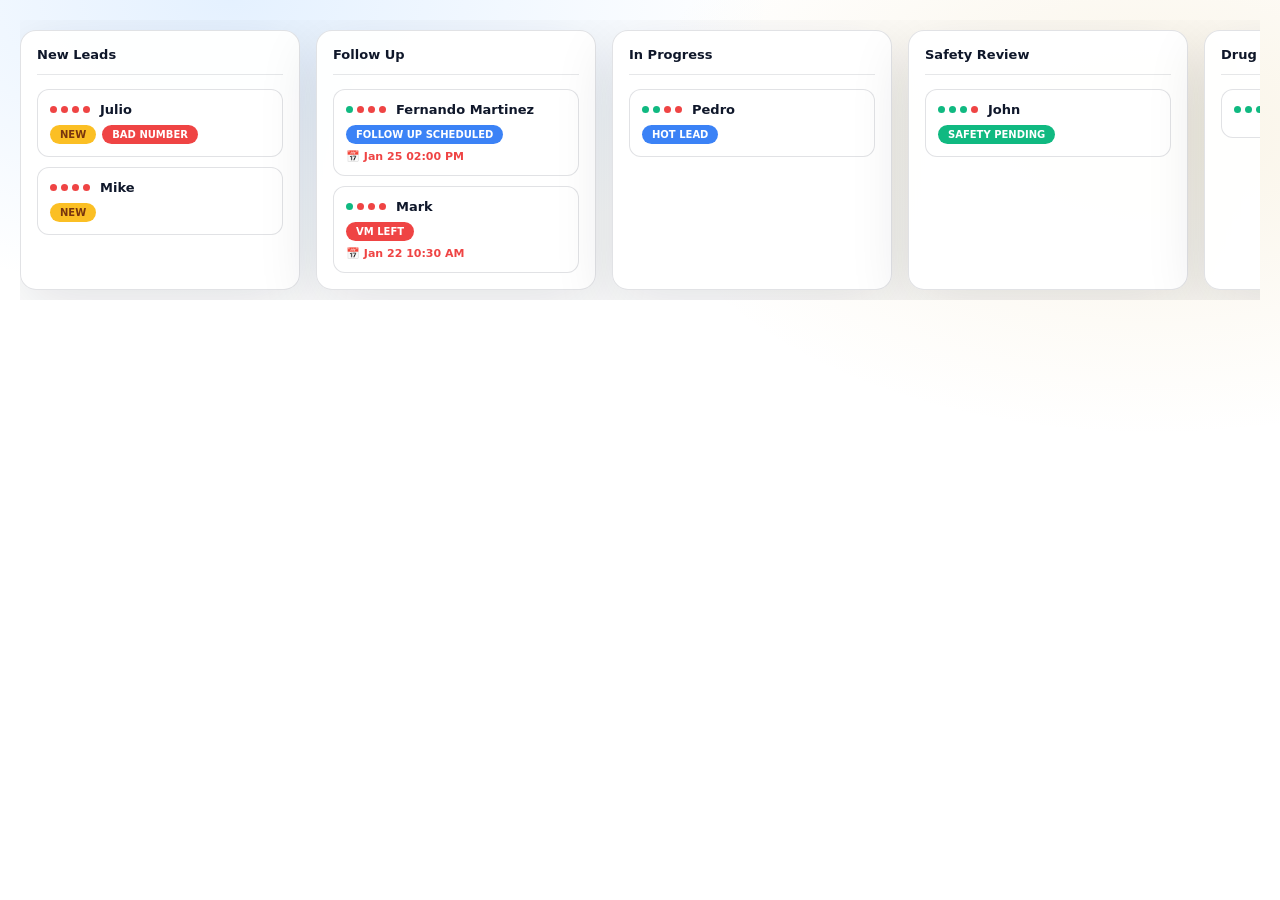
<file: recruiting.html>
<!doctype html>
<html lang="en">

<head>
    <meta charset="utf-8" />
    <meta name="viewport" content="width=device-width,initial-scale=1" />
    <title>Hanse - Recruiting Board</title>
    <style>
        :root {
            --bg: #ffffff;
            --surface: #ffffff;
            --line: rgba(15, 23, 42, .10);
            --text: #0b1220;
            --muted: #64748b;
            --navy: #0f172a;
            --blue: #2f5ea9;
            --radius: 16px;
            --shadow-sm: 0 6px 18px rgba(15, 23, 42, .08);
            --shadow-md: 0 18px 60px rgba(15, 23, 42, .12);
        }

        * {
            box-sizing: border-box;
            margin: 0;
            padding: 0
        }

        body {
            font-family: ui-sans-serif, system-ui, -apple-system, Segoe UI, Roboto, sans-serif;
            background: radial-gradient(900px 500px at 18% 0%, rgba(90, 167, 255, .16), transparent 60%),
                radial-gradient(900px 520px at 90% 15%, rgba(212, 165, 58, .12), transparent 58%),
                var(--bg);
            color: var(--text);
            padding: 20px;
            min-height: 100vh;
        }

        .recruiting-board {
            max-width: 100%;
            overflow-x: auto;
            padding: 10px 0;
        }

        .funnel {
            display: flex;
            gap: 16px;
            min-width: min-content;
        }

        .column {
            width: 280px;
            background: rgba(255, 255, 255, .95);
            border-radius: 16px;
            border: 1px solid rgba(15, 23, 42, .12);
            box-shadow: var(--shadow-md);
            padding: 16px;
            display: flex;
            flex-direction: column;
            max-height: calc(100vh - 60px);
        }

        .column-title {
            font-weight: 700;
            font-size: 13px;
            color: var(--navy);
            margin-bottom: 14px;
            padding-bottom: 12px;
            border-bottom: 1px solid rgba(15, 23, 42, .10);
        }

        .cards {
            flex: 1;
            overflow-y: auto;
            display: flex;
            flex-direction: column;
            gap: 10px;
        }

        .cards::-webkit-scrollbar {
            width: 5px
        }

        .cards::-webkit-scrollbar-thumb {
            background: rgba(15, 23, 42, .20);
            border-radius: 3px
        }

        .lead-card {
            background: var(--surface);
            border: 1px solid rgba(15, 23, 42, .12);
            border-radius: 12px;
            padding: 12px;
            cursor: grab;
            transition: transform .12s, box-shadow .18s, border-color .18s;
        }

        .lead-card:hover {
            transform: translateY(-2px);
            box-shadow: 0 8px 20px rgba(0, 0, 0, .10);
            border-color: rgba(47, 94, 169, .35);
        }

        .lead-card.dragging {
            opacity: 0.5
        }

        .lead-header {
            display: flex;
            align-items: center;
            gap: 10px;
            margin-bottom: 8px;
        }

        .status-dots {
            display: flex;
            gap: 4px;
        }

        .dot {
            width: 7px;
            height: 7px;
            border-radius: 50%;
            background: #ef4444;
            transition: background .3s;
        }

        .dot.complete {
            background: #10b981
        }

        .lead-name {
            font-weight: 700;
            font-size: 13px;
            color: var(--navy);
            flex: 1;
        }

        .tags {
            display: flex;
            flex-wrap: wrap;
            gap: 6px;
            margin-top: 6px;
        }

        .tag {
            padding: 4px 10px;
            border-radius: 10px;
            font-size: 10px;
            font-weight: 600;
            text-transform: uppercase;
        }

        .tag.yellow {
            background: #fbbf24;
            color: #78350f
        }

        .tag.red {
            background: #ef4444;
            color: #fff
        }

        .tag.blue {
            background: #3b82f6;
            color: #fff
        }

        .tag.green {
            background: #10b981;
            color: #fff
        }

        .meta {
            margin-top: 6px;
            font-size: 11px;
            color: var(--muted);
        }

        .meta.overdue {
            color: #ef4444;
            font-weight: 600
        }

        /* Modal */
        .modal-backdrop {
            display: none;
            position: fixed;
            inset: 0;
            background: rgba(15, 23, 42, .35);
            backdrop-filter: blur(8px);
            z-index: 100;
            align-items: center;
            justify-content: center;
        }

        .modal-backdrop.open {
            display: flex
        }

        .modal {
            width: 90%;
            max-width: 1300px;
            height: 90vh;
            background: var(--surface);
            border-radius: 20px;
            box-shadow: 0 25px 100px rgba(0, 0, 0, .30);
            display: grid;
            grid-template-columns: 1fr 400px;
            overflow: hidden;
            transform: scale(0.9);
            opacity: 0;
            transition: transform .3s, opacity .3s;
        }

        .modal-backdrop.open .modal {
            transform: scale(1);
            opacity: 1;
        }

        .modal-left {
            padding: 28px 32px;
            overflow-y: auto;
        }

        .modal-header {
            display: flex;
            justify-content: space-between;
            align-items: center;
            margin-bottom: 20px;
            padding-bottom: 16px;
            border-bottom: 1px solid rgba(15, 23, 42, .10);
        }

        .modal-title {
            font-size: 20px;
            font-weight: 800;
            color: var(--navy);
        }

        .close-btn {
            background: rgba(15, 23, 42, .06);
            border: 1px solid rgba(15, 23, 42, .10);
            width: 36px;
            height: 36px;
            border-radius: 10px;
            display: grid;
            place-items: center;
            cursor: pointer;
            font-size: 18px;
            transition: background .2s;
        }

        .close-btn:hover {
            background: rgba(15, 23, 42, .12)
        }

        .top-actions {
            display: flex;
            gap: 12px;
            margin-bottom: 24px;
            padding-bottom: 20px;
            border-bottom: 1px solid rgba(15, 23, 42, .08);
        }

        .action-tag {
            padding: 8px 16px;
            border-radius: 10px;
            font-size: 12px;
            font-weight: 600;
            cursor: pointer;
            border: 1px solid rgba(15, 23, 42, .12);
            background: rgba(255, 255, 255, .9);
            transition: background .2s;
        }

        .action-tag:hover {
            background: rgba(47, 94, 169, .08)
        }

        .field {
            margin-bottom: 16px;
        }

        .field-label {
            font-size: 11px;
            font-weight: 700;
            color: var(--muted);
            text-transform: uppercase;
            letter-spacing: 0.5px;
            margin-bottom: 6px;
        }

        .field-input,
        .field-select,
        .field-textarea {
            width: 100%;
            padding: 10px 12px;
            border: 1px solid rgba(15, 23, 42, .12);
            border-radius: 10px;
            font-size: 14px;
            background: rgba(15, 23, 42, .02);
            color: var(--text);
            font-family: inherit;
            transition: border-color .2s;
        }

        .field-input:focus,
        .field-select:focus,
        .field-textarea:focus {
            outline: none;
            border-color: rgba(47, 94, 169, .45);
            background: rgba(47, 94, 169, .04);
        }

        .field-textarea {
            resize: vertical;
            min-height: 60px
        }

        .field-row {
            display: grid;
            grid-template-columns: 1fr 1fr;
            gap: 14px;
        }

        .section-title {
            font-size: 12px;
            font-weight: 800;
            color: var(--navy);
            text-transform: uppercase;
            letter-spacing: 0.8px;
            margin: 24px 0 14px;
            padding-top: 20px;
            border-top: 1px solid rgba(15, 23, 42, .08);
        }

        .modal-right {
            background: rgba(30, 35, 48, .98);
            display: flex;
            flex-direction: column;
            border-left: 1px solid rgba(15, 23, 42, .12);
        }

        .chat-header {
            padding: 24px;
            border-bottom: 1px solid rgba(255, 255, 255, .08);
        }

        .chat-title {
            color: rgba(255, 255, 255, .95);
            font-weight: 700;
            font-size: 13px;
            text-transform: uppercase;
            letter-spacing: 1px;
        }

        .chat-messages {
            flex: 1;
            padding: 24px;
            display: flex;
            align-items: center;
            justify-content: center;
            flex-direction: column;
            gap: 12px;
        }

        .chat-icon {
            font-size: 52px;
            filter: drop-shadow(0 4px 12px rgba(90, 167, 255, .3));
        }

        .chat-prompt {
            font-size: 18px;
            font-weight: 600;
            color: #5aa7ff;
        }

        .chat-input-area {
            padding: 20px;
            border-top: 1px solid rgba(255, 255, 255, .08);
            display: flex;
            gap: 12px;
        }

        .chat-input {
            flex: 1;
            padding: 12px 16px;
            border: 1px solid rgba(255, 255, 255, .12);
            background: rgba(255, 255, 255, .08);
            border-radius: 10px;
            color: rgba(255, 255, 255, .95);
            font-size: 13px;
        }

        .chat-input::placeholder {
            color: rgba(255, 255, 255, .45)
        }

        .chat-send {
            color: #5aa7ff;
            font-size: 22px;
            cursor: pointer;
            transition: transform .2s;
        }

        .chat-send:hover {
            transform: scale(1.1)
        }

        .column.drag-over {
            background: rgba(90, 167, 255, .12);
            border-color: rgba(90, 167, 255, .45);
        }

        /* New Styles for Demo UI */
        .collapsible-section {
            border: 1px solid rgba(15, 23, 42, .08);
            border-radius: 12px;
            margin-bottom: 16px;
            background: #fafafa;
            overflow: hidden;
        }
        .collapsible-header {
            padding: 14px 16px;
            font-size: 13px;
            font-weight: 800;
            color: var(--navy);
            text-transform: uppercase;
            letter-spacing: 0.8px;
            display: flex;
            justify-content: space-between;
            align-items: center;
            cursor: pointer;
            background: var(--surface);
            border-bottom: 1px solid transparent;
            transition: background .2s, border-color .2s;
        }
        .collapsible-header:hover {
            background: #f1f5f9;
        }
        .collapsible-content {
            padding: 16px;
            display: none;
            background: var(--surface);
            border-top: 1px solid rgba(15, 23, 42, .08);
        }
        .collapsible-section.open .collapsible-content {
            display: block;
        }
        .collapsible-section.open .collapsible-header {
            border-bottom-color: rgba(15, 23, 42, .08);
        }

        .dnd-grid {
            display: grid;
            grid-template-columns: repeat(auto-fit, minmax(140px, 1fr));
            gap: 12px;
            margin-bottom: 16px;
        }
        .dnd-zone {
            border: 2px dashed rgba(15, 23, 42, .2);
            border-radius: 12px;
            padding: 20px 10px;
            text-align: center;
            cursor: pointer;
            transition: all .2s;
            background: #fafafa;
            display: flex;
            flex-direction: column;
            align-items: center;
            justify-content: center;
            min-height: 100px;
        }
        .dnd-zone:hover, .dnd-zone.dragover {
            border-color: var(--blue);
            background: rgba(47, 94, 169, .05);
        }
        .dnd-icon {
            font-size: 20px;
            margin-bottom: 6px;
            color: var(--muted);
        }
        .dnd-text {
            font-size: 11px;
            font-weight: 600;
            color: var(--navy);
        }

        .cdl-bracket {
            border: 2px dashed rgba(15, 23, 42, .2);
            border-radius: 16px;
            padding: 16px;
            position: relative;
            transition: all .2s;
            margin-bottom: 16px;
            background: rgba(15, 23, 42, .02);
        }
        .cdl-bracket.dragover {
            background: var(--surface);
            border-color: var(--blue);
            box-shadow: 0 0 0 4px rgba(47, 94, 169, .1);
        }
        .cdl-bracket.dragover::after {
            content: 'DROP FILES HERE';
            position: absolute;
            inset: 0;
            background: rgba(255, 255, 255, 0.95);
            display: flex;
            align-items: center;
            justify-content: center;
            font-size: 20px;
            font-weight: 800;
            color: var(--blue);
            border-radius: 14px;
            z-index: 10;
        }

        .nav-arrows {
            display: flex;
            gap: 8px;
            align-items: center;
        }
        .nav-btn {
            background: rgba(15, 23, 42, .06);
            border: 1px solid rgba(15, 23, 42, .10);
            width: 36px;
            height: 36px;
            border-radius: 10px;
            display: grid;
            place-items: center;
            cursor: pointer;
            font-size: 16px;
            transition: background .2s;
            color: var(--navy);
        }
        .nav-btn:hover {
            background: rgba(15, 23, 42, .12);
        }
        .nav-btn:disabled {
            opacity: 0.3;
            cursor: not-allowed;
        }

        .tag.purple { background: #8b5cf6; color: #fff; }
        .tag.teal { background: #14b8a6; color: #fff; }

        .form-grid-3 {
            display: grid;
            grid-template-columns: 1fr 1fr 1fr;
            gap: 14px;
            margin-bottom: 14px;
        }
        .form-grid-2 {
            display: grid;
            grid-template-columns: 1fr 1fr;
            gap: 14px;
            margin-bottom: 14px;
        }

        .copy-btn {
            padding: 8px 12px;
            border-radius: 8px;
            background: var(--blue);
            color: white;
            font-size: 12px;
            font-weight: bold;
            cursor: pointer;
            border: none;
            margin-top: 10px;
            display: flex;
            align-items: center;
            gap: 6px;
        }
        .copy-btn:hover {
            opacity: 0.9;
        }
        .master-forms-btn {
            width: 100%;
            padding: 14px;
            border-radius: 10px;
            background: var(--navy);
            color: white;
            font-weight: 600;
            text-align: center;
            cursor: pointer;
            margin-top: 16px;
            border: none;
            transition: opacity .2s;
        }
        .master-forms-btn:hover {
            opacity: 0.9;
        }
        
        .header-actions {
            display: flex;
            gap: 12px;
            align-items: center;
        }
    </style>
</head>

<body>

    <div class="recruiting-board">
        <div class="funnel" id="funnel"></div>
    </div>

    <div class="modal-backdrop" id="modalBackdrop">
        <div class="modal">
            <div class="modal-left">
                <div class="modal-header">
                    <div class="modal-title">Lead Details</div>
                    <div class="header-actions">
                        <div class="nav-arrows">
                            <button class="nav-btn" id="prevLeadBtn" title="Previous Lead">←</button>
                            <button class="nav-btn" id="nextLeadBtn" title="Next Lead">→</button>
                        </div>
                        <div class="close-btn" id="closeBtn">✕</div>
                    </div>
                </div>

                <div class="top-actions">
                    <div class="action-tag">👤 Assign</div>
                    <div class="action-tag">📅 Due date</div>
                    <div class="action-tag">➡️ Drug test pending / Driv...</div>
                    <div class="action-tag">#️⃣ Tags</div>
                </div>

                <div id="modalContent"></div>
            </div>

            <div class="modal-right">
                <div class="chat-header">
                    <div class="chat-title">CHAT & ACTIVITY</div>
                </div>
                <div class="chat-messages">
                    <div class="chat-icon">😊</div>
                    <div class="chat-prompt">Let's Discuss?</div>
                </div>
                <div class="chat-input-area">
                    <input type="text" class="chat-input" placeholder="Add a comment...">
                    <div class="chat-send">➤</div>
                </div>
            </div>
        </div>
    </div>

    <script>
        const columns = [
            { id: 'new-leads', title: 'New Leads' },
            { id: 'follow-up', title: 'Follow Up' },
            { id: 'in-progress', title: 'In Progress' },
            { id: 'safety-review', title: 'Safety Review' },
            { id: 'drug-test', title: 'Drug test pending / Driver Setup' },
            { id: 'driver-ready', title: 'Driver Ready' }
        ];

        const leads = [
            { id: 1, name: 'Julio', column: 'new-leads', tags: ['NEW', 'Bad Number'], dots: [0, 0, 0, 0], email: 'julio@example.com', phone: '+1 234 567 8900', category: 'Independent Contractor', homeTown: 'Houston, TX', experience: '3', mileage: '2500', frequency: 'Once per week', certs: 'Hazmat, Tanker', quote: '$85,000/year', license: '', medical: '', ssn: '', truckMake: 'Freightliner', truckModel: 'Cascadia', truckYear: '2020', truckMileage: '125000', dotInspection: '2025-06-15', registration: 'Valid', trailerMake: '', trailerModel: '', trailerYear: '', trailerDot: '', trailerReg: '', jobApp: '', mvr: '', clearinghouse: '', driverStatus: '', drugTest: '', driverSetup: '', equipment: '', method: '', liveSetup: '', fedex: '' },
            { id: 2, name: 'Mike', column: 'new-leads', tags: ['NEW'], dots: [0, 0, 0, 0], email: 'mike@example.com', phone: '+1 234 567 8901', category: 'Company Driver', homeTown: 'Dallas, TX', experience: '5', mileage: '3000', frequency: 'Every other week', certs: 'None', quote: '$72,000/year', license: '', medical: '', ssn: '', truckMake: '', truckModel: '', truckYear: '', truckMileage: '', dotInspection: '', registration: '', trailerMake: '', trailerModel: '', trailerYear: '', trailerDot: '', trailerReg: '', jobApp: '', mvr: '', clearinghouse: '', driverStatus: '', drugTest: '', driverSetup: '', equipment: '', method: '', liveSetup: '', fedex: '' },
            { id: 3, name: 'Fernando Martinez', column: 'follow-up', tags: ['Follow Up Scheduled'], dots: [1, 0, 0, 0], followUp: '2026-01-25 14:00', email: 'fernando@example.com', phone: '+1 555 123 4567', category: 'Independent Contractor', homeTown: 'San Antonio, TX', experience: '6+', mileage: '2800', frequency: 'Once per week', certs: 'Hazmat', quote: '$90,000/year', license: '', medical: '', ssn: '', truckMake: 'Peterbilt', truckModel: '579', truckYear: '2019', truckMileage: '180000', dotInspection: '2025-08-20', registration: 'Valid', trailerMake: '', trailerModel: '', trailerYear: '', trailerDot: '', trailerReg: '', jobApp: '', mvr: '', clearinghouse: '', driverStatus: '', drugTest: '', driverSetup: '', equipment: '', method: '', liveSetup: '', fedex: '' },
            { id: 4, name: 'Mark', column: 'follow-up', tags: ['VM Left'], dots: [1, 0, 0, 0], followUp: '2026-01-22 10:30', email: 'mark@example.com', phone: '+1 555 987 6543', category: 'Company Driver', homeTown: 'Austin, TX', experience: '2', mileage: '2200', frequency: 'Every day', certs: 'None', quote: '$68,000/year', license: '', medical: '', ssn: '', truckMake: '', truckModel: '', truckYear: '', truckMileage: '', dotInspection: '', registration: '', trailerMake: '', trailerModel: '', trailerYear: '', trailerDot: '', trailerReg: '', jobApp: '', mvr: '', clearinghouse: '', driverStatus: '', drugTest: '', driverSetup: '', equipment: '', method: '', liveSetup: '', fedex: '' },
            { id: 5, name: 'Pedro', column: 'in-progress', tags: ['Hot Lead'], dots: [1, 1, 0, 0], email: 'pedro@example.com', phone: '+1 555 111 2222', category: 'Independent Contractor', homeTown: 'Fort Worth, TX', experience: '5', mileage: '3200', frequency: 'Once per week', certs: 'Hazmat, Tanker', quote: '$95,000/year', license: '', medical: '', ssn: '', truckMake: 'Kenworth', truckModel: 'W900', truckYear: '2021', truckMileage: '95000', dotInspection: '2026-03-10', registration: 'Valid', trailerMake: '', trailerModel: '', trailerYear: '', trailerDot: '', trailerReg: '', jobApp: '', mvr: '', clearinghouse: '', driverStatus: '', drugTest: '', driverSetup: '', equipment: '', method: '', liveSetup: '', fedex: '' },
            { id: 6, name: 'John', column: 'safety-review', tags: ['Safety Pending'], dots: [1, 1, 1, 0], email: 'john@example.com', phone: '+1 555 999 0000', category: 'Independent Contractor', homeTown: 'Waco, TX', experience: '6+', mileage: '2900', frequency: 'Once per week', certs: 'Hazmat, Tanker', quote: '$92,000/year', license: '', medical: '', ssn: '', truckMake: 'Mack', truckModel: 'Anthem', truckYear: '2020', truckMileage: '140000', dotInspection: '2026-01-30', registration: 'Valid', trailerMake: '', trailerModel: '', trailerYear: '', trailerDot: '', trailerReg: '', jobApp: '', mvr: '', clearinghouse: '', driverStatus: '', drugTest: '', driverSetup: '', equipment: '', method: '', liveSetup: '', fedex: '' },
            { id: 7, name: 'Mark', column: 'drug-test', tags: [], dots: [1, 1, 1, 1], email: 'mark.a@example.com', phone: '+1 555 222 3333', category: 'Company Driver', homeTown: 'Tyler, TX', experience: '3', mileage: '2300', frequency: 'Every other week', certs: 'None', quote: '$71,000/year', license: '', medical: '', ssn: '', truckMake: '', truckModel: '', truckYear: '', truckMileage: '', dotInspection: '', registration: '', trailerMake: '', trailerModel: '', trailerYear: '', trailerDot: '', trailerReg: '', jobApp: '', mvr: '', clearinghouse: '', driverStatus: '', drugTest: '', driverSetup: '', equipment: '✓', method: '', liveSetup: 'Dallas friday 16th', fedex: '✓' }
        ];

        let draggedLead = null;

        function renderCard(lead) {
            const card = document.createElement('div');
            card.className = 'lead-card';
            card.draggable = true;
            card.dataset.leadId = lead.id;

            const dots = lead.dots.map(d => `<div class="dot ${d ? 'complete' : ''}"></div>`).join('');
            let tags = lead.tags.map(t => {
                let color = 'blue';
                if (t.includes('NEW')) color = 'yellow';
                if (t.includes('Bad') || t.includes('VM')) color = 'red';
                if (t.includes('Safety')) color = 'green';
                return `<span class="tag ${color}">${t}</span>`;
            }).join('');
            
            if (lead.lastEdited && lead.column !== 'new-leads') {
                const now = new Date().getTime();
                if (now - lead.lastEdited < 10 * 60 * 1000) { // 10 minutes
                    tags += `<span class="tag purple">Recently Viewed</span><span class="tag teal">Recently Edited</span>`;
                }
            }

            let meta = '';
            if (lead.followUp) {
                const d = new Date(lead.followUp);
                const now = new Date();
                const overdue = d < now;
                const formatted = d.toLocaleDateString('en-US', { month: 'short', day: 'numeric' }) + ' ' +
                    d.toLocaleTimeString('en-US', { hour: '2-digit', minute: '2-digit' });
                meta = `<div class="meta ${overdue ? 'overdue' : ''}">📅 ${formatted}</div>`;
            }

            card.innerHTML = `
        <div class="lead-header">
          <div class="status-dots">${dots}</div>
          <div class="lead-name">${lead.name}</div>
        </div>
        ${tags ? `<div class="tags">${tags}</div>` : ''}
        ${meta}
      `;

            card.addEventListener('click', () => openModal(lead));
            card.addEventListener('dragstart', (e) => {
                draggedLead = lead;
                card.classList.add('dragging');
            });
            card.addEventListener('dragend', () => {
                card.classList.remove('dragging');
            });

            return card;
        }

        function renderFunnel() {
            const funnel = document.getElementById('funnel');
            funnel.innerHTML = '';

            columns.forEach(col => {
                const column = document.createElement('div');
                column.className = 'column';
                column.dataset.columnId = col.id;

                const title = document.createElement('div');
                title.className = 'column-title';
                title.textContent = col.title;

                const cards = document.createElement('div');
                cards.className = 'cards';

                leads.filter(l => l.column === col.id).forEach(lead => {
                    cards.appendChild(renderCard(lead));
                });

                column.appendChild(title);
                column.appendChild(cards);

                cards.addEventListener('dragover', (e) => {
                    e.preventDefault();
                    column.classList.add('drag-over');
                });

                cards.addEventListener('dragleave', () => {
                    column.classList.remove('drag-over');
                });

                cards.addEventListener('drop', (e) => {
                    e.preventDefault();
                    column.classList.remove('drag-over');
                    if (draggedLead) {
                        draggedLead.column = col.id;
                        renderFunnel();
                    }
                });

                funnel.appendChild(column);
            });
        }

        let currentLeadIndex = -1;
        let currentLeadList = [];
        let isDirty = false;

        function openModal(lead) {
            currentLeadList = leads.filter(l => l.column === lead.column);
            currentLeadIndex = currentLeadList.findIndex(l => l.id === lead.id);
            
            document.getElementById('prevLeadBtn').disabled = currentLeadIndex <= 0;
            document.getElementById('nextLeadBtn').disabled = currentLeadIndex >= currentLeadList.length - 1;

            const content = document.getElementById('modalContent');
            content.innerHTML = `
        <div class="field-label">Status change : time stamped</div>
        <div style="height: 12px"></div>
        
        <div class="collapsible-section open">
            <div class="collapsible-header" onclick="this.parentElement.classList.toggle('open')">
                Personal Info <span>▼</span>
            </div>
            <div class="collapsible-content">
                <div class="form-grid-3">
                  <div class="field">
                    <div class="field-label">First Name</div>
                    <input type="text" class="field-input" value="${lead.name.split(' ')[0] || ''}" onchange="isDirty=true">
                  </div>
                  <div class="field">
                    <div class="field-label">Middle Name</div>
                    <input type="text" class="field-input" value="${lead.middleName || ''}" onchange="isDirty=true">
                  </div>
                  <div class="field">
                    <div class="field-label">Last Name</div>
                    <input type="text" class="field-input" value="${lead.name.split(' ').slice(1).join(' ') || ''}" onchange="isDirty=true">
                  </div>
                </div>
                
                <div class="field-row">
                  <div class="field">
                    <div class="field-label">Email</div>
                    <input type="email" class="field-input" value="${lead.email}" onchange="isDirty=true">
                  </div>
                  <div class="field">
                    <div class="field-label">Phone Number</div>
                    <input type="tel" class="field-input" value="${lead.phone}" onchange="isDirty=true">
                  </div>
                </div>
                
                <div class="field">
                  <div class="field-label">Home Town</div>
                  <input type="text" class="field-input" value="${lead.homeTown}" onchange="isDirty=true">
                </div>
            </div>
        </div>

        <div class="collapsible-section open">
            <div class="collapsible-header" onclick="this.parentElement.classList.toggle('open')">
                Recruiting Info <span>▼</span>
            </div>
            <div class="collapsible-content">
                <div class="field">
                  <div class="field-label">Category</div>
                  <select class="field-select" onchange="isDirty=true">
                    <option ${lead.category === 'Company Driver' ? 'selected' : ''}>Company Driver</option>
                    <option ${lead.category === 'Lease to purchase' ? 'selected' : ''}>Lease to purchase</option>
                    <option ${lead.category === 'Independent Contractor' ? 'selected' : ''}>Independent Contractor</option>
                    <option ${lead.category === 'Driving for Owner' ? 'selected' : ''}>Driving for Owner</option>
                  </select>
                </div>
                
                <div class="field-row">
                  <div class="field">
                    <div class="field-label">Years of Experience</div>
                    <select class="field-select" onchange="isDirty=true">
                      <option ${lead.experience === '1' ? 'selected' : ''}>1</option>
                      <option ${lead.experience === '2' ? 'selected' : ''}>2</option>
                      <option ${lead.experience === '3' ? 'selected' : ''}>3</option>
                      <option ${lead.experience === '4' ? 'selected' : ''}>4</option>
                      <option ${lead.experience === '5' ? 'selected' : ''}>5</option>
                      <option ${lead.experience === '6+' ? 'selected' : ''}>6+</option>
                    </select>
                  </div>
                  <div class="field">
                    <div class="field-label">Target Mileage Per Week</div>
                    <input type="text" class="field-input" value="${lead.mileage}" onchange="isDirty=true">
                  </div>
                </div>
                
                <div class="field">
                  <div class="field-label">Home Frequency</div>
                  <select class="field-select" onchange="isDirty=true">
                    <option ${lead.frequency === 'Every day' ? 'selected' : ''}>Every day</option>
                    <option ${lead.frequency === 'Once per week' ? 'selected' : ''}>Once per week</option>
                    <option ${lead.frequency === 'Every other week' ? 'selected' : ''}>Every other week</option>
                    <option ${lead.frequency === 'Once per month' ? 'selected' : ''}>Once per month</option>
                    <option ${lead.frequency === 'Month+' ? 'selected' : ''}>Month+</option>
                  </select>
                </div>
                
                <div class="field">
                  <div class="field-label">Extra Certificates</div>
                  <input type="text" class="field-input" value="${lead.certs}" onchange="isDirty=true">
                </div>
                
                <div class="field">
                  <div class="field-label">Driver Gross Quote</div>
                  <input type="text" class="field-input" value="${lead.quote}" onchange="isDirty=true">
                </div>

                <div class="field-row" style="margin-top: 16px;">
                  <div class="field">
                    <div class="field-label">Type of Trailer Pulled</div>
                    <select class="field-select" onchange="isDirty=true">
                        <option>Dry Van</option>
                        <option>Reefer</option>
                        <option>Flatbed</option>
                    </select>
                  </div>
                  <div class="field">
                    <div class="field-label">Has Own Trailer</div>
                    <input type="checkbox" style="width: 20px; height: 20px; margin-top: 8px;" onchange="isDirty=true">
                  </div>
                </div>
            </div>
        </div>
        
        <div class="collapsible-section">
            <div class="collapsible-header" onclick="this.parentElement.classList.toggle('open')">
                Safety & Documents <span>▼</span>
            </div>
            <div class="collapsible-content">
                
                <div class="cdl-bracket" ondragover="this.classList.add('dragover'); event.preventDefault();" ondragleave="this.classList.remove('dragover');" ondrop="handleDrop(event, 'cdl', this);">
                    <div style="display: flex; justify-content: space-between; align-items: center; margin-bottom: 12px;">
                        <div class="field-label" style="margin: 0; color: var(--blue);">COMMERCIAL DRIVER'S LICENSE (CDL)</div>
                        <div style="font-size: 11px; color: var(--muted); background: var(--surface); padding: 4px 8px; border-radius: 6px; border: 1px dashed rgba(0,0,0,0.1);">Drag & Drop Document Here</div>
                    </div>
                    
                    <div class="form-grid-3">
                        <div class="field">
                            <div class="field-label">CDL Number</div>
                            <input type="text" class="field-input cdl-num" value="${lead.cdlNum || ''}" placeholder="Auto-fill" onchange="isDirty=true">
                        </div>
                        <div class="field">
                            <div class="field-label">Expiration Date</div>
                            <input type="date" class="field-input cdl-exp" value="${lead.cdlExp || ''}" onchange="isDirty=true">
                        </div>
                        <div class="field">
                            <div class="field-label">DOB</div>
                            <input type="date" class="field-input cdl-dob" value="${lead.dob || ''}" onchange="isDirty=true">
                        </div>
                        <div class="field">
                            <div class="field-label">CDL State</div>
                            <input type="text" class="field-input cdl-state" value="${lead.cdlState || ''}" onchange="isDirty=true">
                        </div>
                        <div class="field">
                            <div class="field-label">License Type</div>
                            <input type="text" class="field-input cdl-type" value="${lead.cdlType || ''}" onchange="isDirty=true">
                        </div>
                        <div class="field">
                            <div class="field-label">Endorsements</div>
                            <input type="text" class="field-input cdl-end" value="${lead.cdlEndorsements || ''}" onchange="isDirty=true">
                        </div>
                    </div>
                    <button class="copy-btn" onclick="alert('CDL info copied to clipboard!');">📋 Copy CDL Info</button>
                </div>

                <div class="dnd-grid">
                    <div class="dnd-zone" ondragover="this.classList.add('dragover'); event.preventDefault();" ondragleave="this.classList.remove('dragover');" ondrop="handleDrop(event, 'medical', this);">
                        <div class="dnd-icon">📄</div>
                        <div class="dnd-text">Medical Report</div>
                        <input type="date" class="field-input" style="margin-top: 8px; padding: 4px; font-size: 11px;" value="${lead.medicalDate || ''}" onchange="isDirty=true">
                    </div>
                    <div class="dnd-zone" ondragover="this.classList.add('dragover'); event.preventDefault();" ondragleave="this.classList.remove('dragover');" ondrop="handleDrop(event, 'mvr', this);">
                        <div class="dnd-icon">📄</div>
                        <div class="dnd-text">MVR</div>
                        <input type="date" class="field-input" style="margin-top: 8px; padding: 4px; font-size: 11px;" value="${lead.mvrDate || ''}" onchange="isDirty=true">
                    </div>
                    <div class="dnd-zone" ondragover="this.classList.add('dragover'); event.preventDefault();" ondragleave="this.classList.remove('dragover');" ondrop="handleDrop(event, 'ssn', this);">
                        <div class="dnd-icon">🔒</div>
                        <div class="dnd-text">SSN Document</div>
                        <input type="text" class="field-input" style="margin-top: 8px; padding: 4px; font-size: 11px;" placeholder="Manual SSN entry" value="${lead.ssn || ''}" onchange="isDirty=true">
                    </div>
                </div>

                <div class="field-row">
                    <div class="field">
                        <div class="field-label">Clearinghouse Status</div>
                        <select class="field-select" onchange="isDirty=true">
                            <option>Not Queried</option>
                            <option>Clear</option>
                            <option>Prohibited</option>
                        </select>
                    </div>
                    <div class="field">
                        <div class="field-label">Clearinghouse Date</div>
                        <input type="date" class="field-input" onchange="isDirty=true">
                    </div>
                </div>

                <div class="field">
                    <div class="field-label">Job Application Link</div>
                    <input type="text" class="field-input" value="${lead.jobApp}" placeholder="Enter link" onchange="isDirty=true">
                </div>

                <button class="master-forms-btn" onclick="alert('Master Forms link generated!'); isDirty=true;">🔗 Generate Master Forms Link (JobApp & Company Forms)</button>
            </div>
        </div>
        
        <div class="collapsible-section">
            <div class="collapsible-header" onclick="this.parentElement.classList.toggle('open')">
                Fleet / Truck Assignment <span>▼</span>
            </div>
            <div class="collapsible-content">
                
                <div class="field" style="background: rgba(15,23,42,0.02); padding: 12px; border-radius: 8px; margin-bottom: 16px;">
                    <div class="field-label">Equipment Ownership</div>
                    <div style="display: flex; gap: 16px; margin-top: 8px;">
                        <label style="font-size: 13px; font-weight: 600; cursor: pointer;">
                            <input type="radio" name="ownership" value="company" checked onchange="isDirty=true"> Company Equipment
                        </label>
                        <label style="font-size: 13px; font-weight: 600; cursor: pointer;">
                            <input type="radio" name="ownership" value="driver" onchange="isDirty=true"> Driver's Equipment
                        </label>
                    </div>
                </div>

                <div class="field">
                  <div class="field-label">Assign Truck (Company)</div>
                  <select class="field-select" onchange="isDirty=true">
                    <option>Select Unit...</option>
                    <option>Unit #101 - 2020 Freightliner Cascadia</option>
                    <option>Unit #102 - 2021 Kenworth W900</option>
                  </select>
                </div>

                <div class="dnd-zone" style="margin-bottom: 16px; min-height: 80px;" ondragover="this.classList.add('dragover'); event.preventDefault();" ondragleave="this.classList.remove('dragover');" ondrop="handleDrop(event, 'registration', this);">
                    <div class="dnd-icon">🚛</div>
                    <div class="dnd-text">Driver's Equipment: Drag & Drop Registration / Cabcard</div>
                </div>
                
                <div class="form-grid-2">
                  <div class="field">
                    <div class="field-label">Make</div>
                    <input type="text" class="field-input" value="${lead.truckMake || ''}" placeholder="Auto-fill" onchange="isDirty=true">
                  </div>
                  <div class="field">
                    <div class="field-label">VIN</div>
                    <input type="text" class="field-input" value="" placeholder="Auto-fill" onchange="isDirty=true">
                  </div>
                </div>
                
                <div class="form-grid-3">
                  <div class="field">
                    <div class="field-label">Model</div>
                    <input type="text" class="field-input" value="${lead.truckModel || ''}" placeholder="Auto-fill" onchange="isDirty=true">
                  </div>
                  <div class="field">
                    <div class="field-label">Year</div>
                    <input type="text" class="field-input" value="${lead.truckYear || ''}" placeholder="Auto-fill" onchange="isDirty=true">
                  </div>
                  <div class="field">
                    <div class="field-label">Plate #</div>
                    <input type="text" class="field-input" value="" placeholder="Auto-fill" onchange="isDirty=true">
                  </div>
                </div>
                
                <div class="form-grid-2">
                  <div class="field">
                    <div class="field-label">DOT Inspection Expiration</div>
                    <input type="date" class="field-input" value="${lead.dotInspection || ''}" onchange="isDirty=true">
                  </div>
                </div>

                <div class="section-title">Trailer</div>

                <div class="form-grid-2">
                  <div class="field">
                    <label style="font-size: 13px; font-weight: 600; cursor: pointer; display: flex; align-items: center; gap: 8px;">
                        <input type="checkbox" onchange="isDirty=true"> Vented Trailer
                    </label>
                  </div>
                  <div class="field">
                    <select class="field-select" onchange="isDirty=true">
                        <option>Wooden</option>
                        <option>Plated</option>
                    </select>
                  </div>
                </div>
                
                <div class="section-title">Truck Extras (Auto-generated Permits & COI)</div>
                <div class="dnd-grid" style="grid-template-columns: repeat(2, 1fr);">
                    <label style="font-size: 13px; font-weight: 600; cursor: pointer; display: flex; align-items: center; gap: 8px;">
                        <input type="checkbox" checked onchange="isDirty=true"> ELD Installed
                    </label>
                    <label style="font-size: 13px; font-weight: 600; cursor: pointer; display: flex; align-items: center; gap: 8px;">
                        <input type="checkbox" onchange="isDirty=true"> Camera
                    </label>
                    <label style="font-size: 13px; font-weight: 600; cursor: pointer; display: flex; align-items: center; gap: 8px;">
                        <input type="checkbox" onchange="isDirty=true"> GPS
                    </label>
                    <label style="font-size: 13px; font-weight: 600; cursor: pointer; display: flex; align-items: center; gap: 8px;">
                        <input type="checkbox" onchange="isDirty=true"> PrePass
                    </label>
                </div>

            </div>
        </div>

        <button class="master-forms-btn" style="background: var(--blue);" onclick="saveLead(${lead.id})">💾 Save Changes</button>
      `;

            document.getElementById('modalBackdrop').classList.add('open');
        }

        function handleDrop(e, type, element) {
            e.preventDefault();
            element.classList.remove('dragover');
            isDirty = true;
            
            if (type === 'cdl') {
                document.querySelector('.cdl-num').value = 'B5551234';
                document.querySelector('.cdl-exp').value = '2028-10-15';
                document.querySelector('.cdl-dob').value = '1985-05-20';
                document.querySelector('.cdl-state').value = 'TX';
                document.querySelector('.cdl-type').value = 'Class A';
                document.querySelector('.cdl-end').value = 'T, N';
                element.style.borderColor = '#10b981';
                element.style.background = 'rgba(16, 185, 129, 0.05)';
            } else if (type === 'medical' || type === 'mvr') {
                const today = new Date().toISOString().split('T')[0];
                element.querySelector('input').value = today;
                element.style.borderColor = '#10b981';
            } else if (type === 'registration') {
                const inputs = element.parentElement.querySelectorAll('input[type="text"]');
                inputs[0].value = 'Freightliner';
                inputs[1].value = '1FUJG6B9XKL123456';
                inputs[2].value = 'Cascadia';
                inputs[3].value = '2021';
                inputs[4].value = 'TX-8942A';
                element.style.borderColor = '#10b981';
            }
        }

        function saveLead(leadId) {
            const lead = leads.find(l => l.id === leadId);
            if (lead) {
                lead.lastEdited = new Date().getTime();
                if (lead.column !== 'new-leads') {
                    const index = leads.findIndex(l => l.id === leadId);
                    if (index > -1) {
                        leads.splice(index, 1);
                        leads.unshift(lead);
                    }
                }
            }
            isDirty = false;
            renderFunnel();
            closeModal();
        }

        function navigateLead(direction) {
            if (isDirty) {
                if (!confirm("Save changes before returning?")) return;
                isDirty = false;
            }
            const newIndex = currentLeadIndex + direction;
            if (newIndex >= 0 && newIndex < currentLeadList.length) {
                openModal(currentLeadList[newIndex]);
            }
        }

        document.getElementById('prevLeadBtn').addEventListener('click', () => navigateLead(-1));
        document.getElementById('nextLeadBtn').addEventListener('click', () => navigateLead(1));

        function closeModal() {
            if (isDirty) {
                if (!confirm("Save changes before returning?")) return;
            }
            isDirty = false;
            document.getElementById('modalBackdrop').classList.remove('open');
        }

        document.getElementById('closeBtn').addEventListener('click', closeModal);
        document.getElementById('modalBackdrop').addEventListener('click', (e) => {
            if (e.target.id === 'modalBackdrop') closeModal();
        });

        renderFunnel();
    </script>
</body>

</html>
</file>
